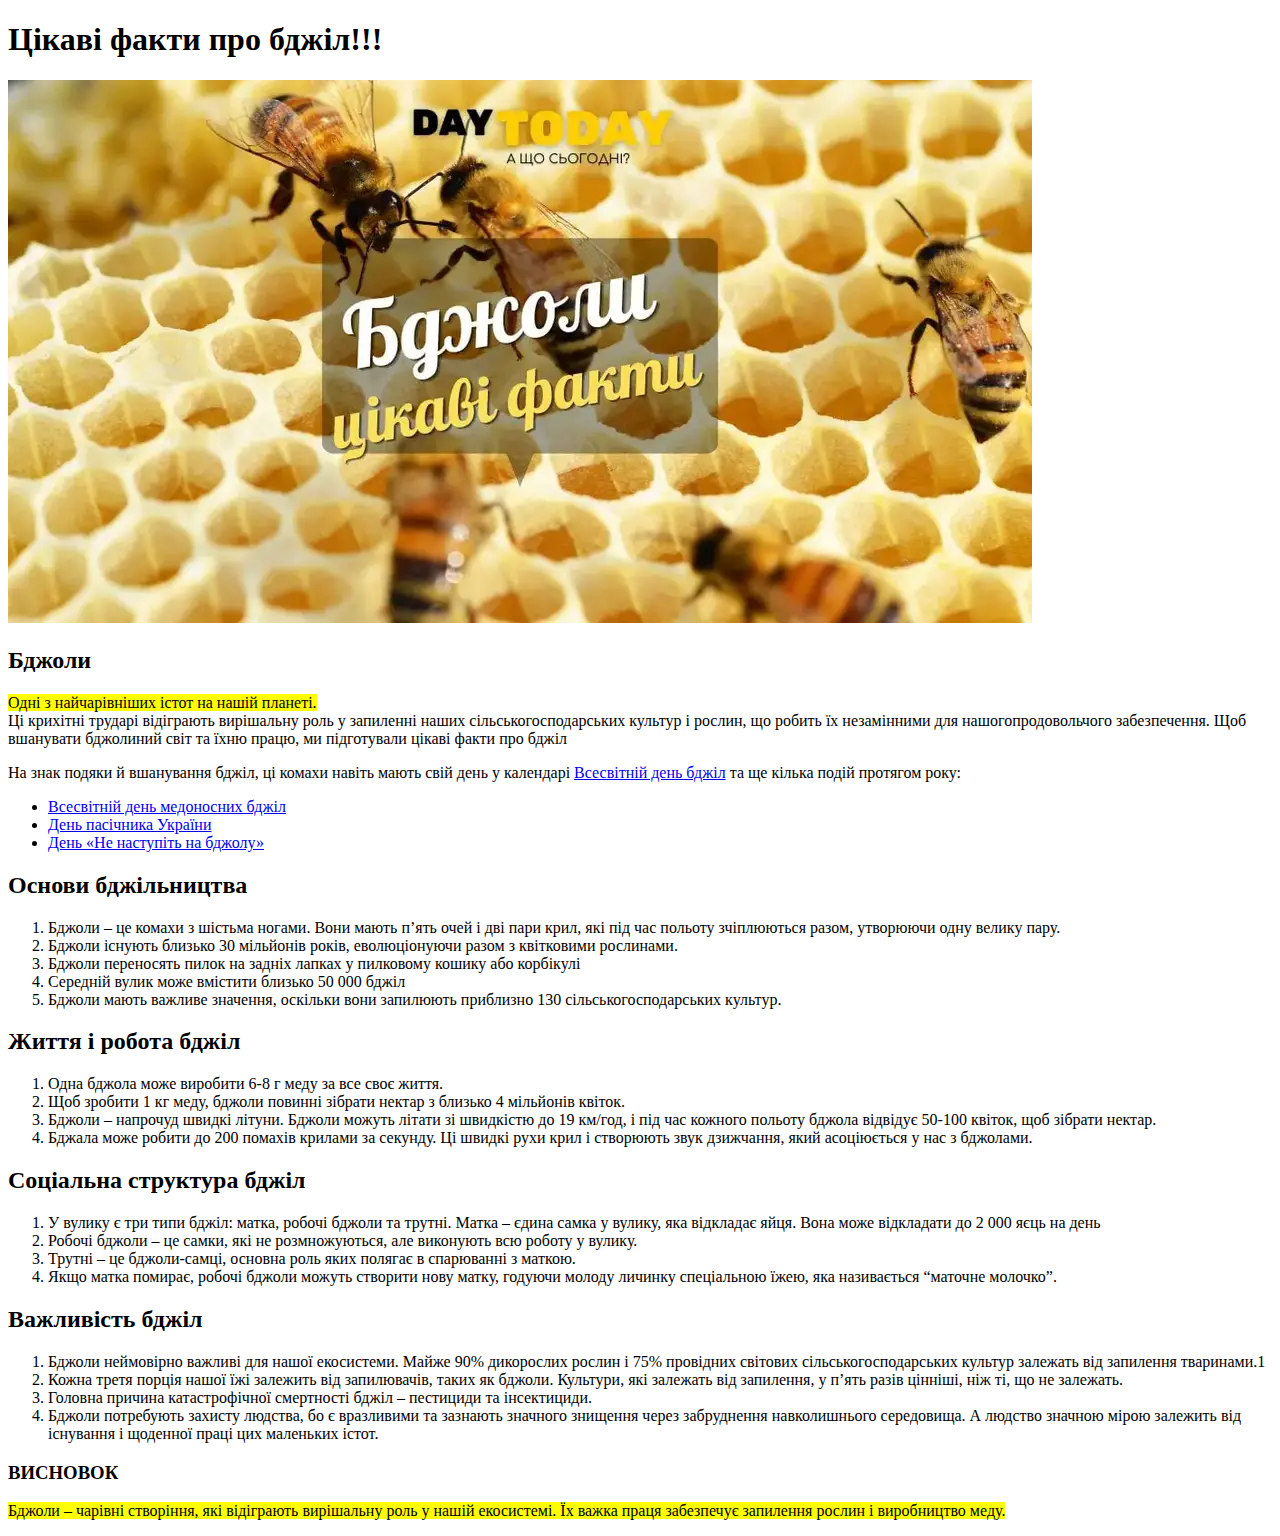
<file: lesson_02/index.html>
<!DOCTYPE html>
<html lang="uk">

<head>
	<meta charset="UTF-8">
	<meta name="viewport" content="width=device-width, initial-scale=1.0">
	<title>Document</title>
</head>

<body>
	<header>
		<h1>
			Цікаві факти про бджіл!!!
		</h1>
	</header>
	<main>
		<img src="img/TSikavi-fakty-pro-bdzhil.webp" alt="Бджоли цікаві факти">
		<div>
			<h2>Бджоли</h2>
			<p> <mark>Одні з найчарівніших істот на нашій планеті.</mark> <br>Ці крихітні трударі відіграють
				вирішальну роль у запиленні наших сільськогосподарських культур і рослин, що робить їх незамінними для
				нашогопродовольчого забезпечення. <span>Щоб вшанувати бджолиний світ та їхню працю, ми підготували цікаві
					факти про бджіл</span>
			</p>
			<p>
				На знак подяки й вшанування бджіл, ці комахи навіть мають свій день у календарі
				<a target="_blank" href="https://daytoday.ua/podiya/vsesvitniy-den-bdzhil/">Всесвітній день
					бджіл</a> та ще кілька подій протягом року:
			</p>
			<ul>
				<li><a target="_blank" href="https://daytoday.ua/podiya/vsesvitniy-den-medonosnykh-bdzhil/">Всесвітній день
						медоносних
						бджіл</a></li>
				<li><a target="_blank" href="https://daytoday.ua/podiya/den-pasichnyka-ukrainy/">День пасічника України</a>
				</li>
				<li><a target="_blank" href="https://daytoday.ua/podiya/den-ne-nastupit-na-bdzholu/">День «Не наступіть на
						бджолу»</a></li>
			</ul>
		</div>
		<div>
			<h2>Основи бджільництва</h2>
			<ol>
				<li>Бджоли – це комахи з шістьма ногами. Вони мають п’ять очей і дві пари крил, які під час польоту
					зчіплюються разом, утворюючи одну велику пару.</li>
				<li>Бджоли існують близько 30 мільйонів років, еволюціонуючи разом з квітковими рослинами.</li>
				<li>Бджоли переносять пилок на задніх лапках у пилковому кошику або корбікулі</li>
				<li>Середній вулик може вмістити близько 50 000 бджіл</li>
				<li>Бджоли мають важливе значення, оскільки вони запилюють приблизно 130 сільськогосподарських культур.</li>
			</ol>
			<h2>Життя і робота бджіл</h2>
			<ol>
				<li>Одна бджола може виробити 6-8 г меду за все своє життя.</li>
				<li>Щоб зробити 1 кг меду, бджоли повинні зібрати нектар з близько 4 мільйонів квіток.</li>
				<li>Бджоли – напрочуд швидкі літуни. Бджоли можуть літати зі швидкістю до 19 км/год, і під час кожного
					польоту бджола відвідує 50-100 квіток, щоб зібрати нектар.</li>
				<li>Бджала може робити до 200 помахів крилами за секунду. Ці швидкі рухи крил і створюють звук дзижчання,
					який асоціюється у нас з бджолами.</li>
			</ol>
			<h2>Соціальна структура бджіл</h2>
			<ol>
				<li>У вулику є три типи бджіл: матка, робочі бджоли та трутні. Матка – єдина самка у вулику, яка відкладає
					яйця. Вона може відкладати до 2 000 яєць на день</li>
				<li>Робочі бджоли – це самки, які не розмножуються, але виконують всю роботу у вулику.</li>
				<li>Трутні – це бджоли-самці, основна роль яких полягає в спарюванні з маткою.</li>
				<li>Якщо матка помирає, робочі бджоли можуть створити нову матку, годуючи молоду личинку спеціальною їжею,
					яка називається “маточне молочко”.</li>
			</ol>
			<h2>Важливість бджіл</h2>
			<ol>
				<li>Бджоли неймовірно важливі для нашої екосистеми. Майже 90% дикорослих рослин і 75% провідних світових
					сільськогосподарських культур залежать від запилення тваринами.1</li>
				<li>Кожна третя порція нашої їжі залежить від запилювачів, таких як бджоли. Культури, які залежать від
					запилення, у п’ять разів цінніші, ніж ті, що не залежать.</li>
				<li>Головна причина катастрофічної смертності бджіл – пестициди та інсектициди.</li>
				<li>Бджоли потребують захисту людства, бо є вразливими та зазнають значного знищення через забруднення
					навколишнього середовища. А людство значною мірою залежить від існування і щоденної праці цих маленьких
					істот.</li>
			</ol>
		</div>
	</main>
	<footer>
		<h3>ВИСНОВОК</h3>
		<p>
			<mark>Бджоли – чарівні створіння, які відіграють вирішальну роль у нашій екосистемі. Їх важка праця
				забезпечує запилення рослин і виробництво меду.</mark>
		</p>
	</footer>
</body>

</html>
</file>
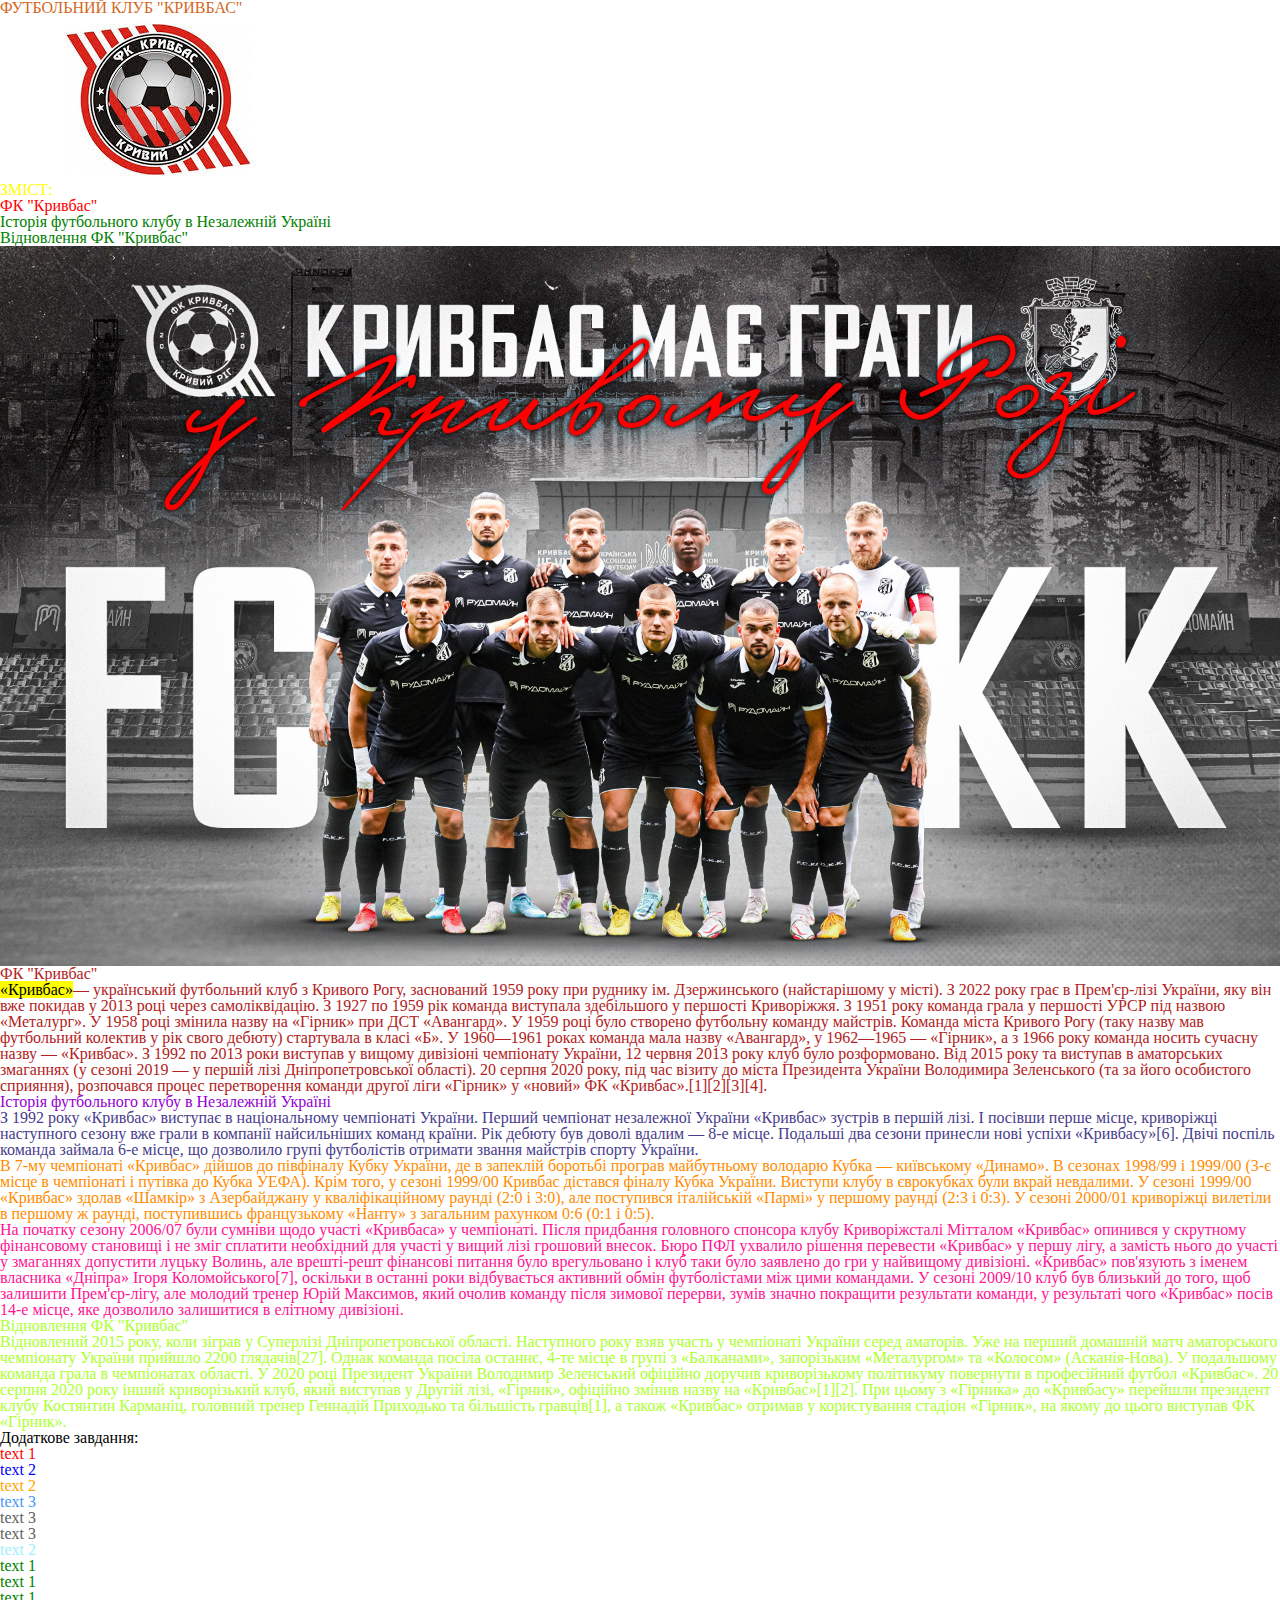
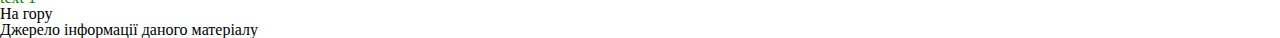
<file: lesson_03/index.html>
<!DOCTYPE html>
<html lang="uk">

<head>
	<meta charset="UTF-8">
	<meta name="viewport" content="width=device-width, initial-scale=1.0">
	<title>Lesson 03</title>
	<link rel="stylesheet" href="css/style.css">
</head>

<body>
	<header id="up">
		<h1>ФУТБОЛЬНИЙ КЛУБ "КРИВБАС"</h1>
		<img src="img/images.jpg" alt=" Емблема футбольного клуба Кривбас">
		<h2>ЗМІСТ:</h2>
		<ul class="list-header">
			<li><a href="#section-1">ФК "Кривбас"</a></li>
			<li><a href="#section-2">Історія футбольного клубу в Незалежній Україні</a></li>
			<li><a href="#section-3">Відновлення ФК "Кривбас"</a></li>
		</ul>
	</header>
	<main>
		<img src="img/gra-v-krivomu-rozi-kopiya-1668583322sD4YY.jpg" alt="Команда ФК Кривбас 2022 року">
		<div id="section-1" class="text">
			<h2>ФК "Кривбас"</h2>
			<p>
				<mark>«Кривбас»</mark>— український футбольний клуб з Кривого Рогу, заснований 1959 року при руднику ім.
				Дзержинського
				(найстарішому у місті). З 2022 року грає в Прем'єр-лізі України, яку він вже покидав у 2013 році через
				самоліквідацію.
				З 1927 по 1959 рік команда виступала здебільшого у першості Криворіжжя. З 1951 року команда грала у першості
				УРСР під назвою «Металург». У 1958 році змінила назву на «Гірник» при ДСТ «Авангард». У 1959 році було
				створено футбольну команду майстрів. Команда міста Кривого Рогу (таку назву мав футбольний колектив у рік
				свого дебюту) стартувала в класі «Б». У 1960—1961 роках команда мала назву «Авангард», у 1962—1965 —
				«Гірник», а з 1966 року команда носить сучасну назву — «Кривбас». З 1992 по 2013 роки виступав у вищому
				дивізіоні чемпіонату України, 12 червня 2013 року клуб було розформовано. Від 2015 року та виступав в
				аматорських змаганнях (у сезоні 2019 — у першій лізі Дніпропетровської області). 20 серпня 2020 року, під
				час візиту до міста Президента України Володимира Зеленського (та за його особистого сприяння), розпочався
				процес перетворення команди другої ліги «Гірник» у «новий» ФК «Кривбас».[1][2][3][4].
			</p>
		</div>
		<div id="section-2">
			<h2>Історія футбольного клубу в Незалежній Україні</h2>
			<p style="color: darkslateblue;">
				З 1992 року «Кривбас» виступає в національному чемпіонаті України. Перший чемпіонат незалежної України
				«Кривбас» зустрів в першій лізі. І посівши перше місце, криворіжці наступного сезону вже грали в компанії
				найсильніших команд країни. Рік дебюту був доволі вдалим — 8-е місце. Подальші два сезони принесли нові
				успіхи «Кривбасу»[6]. Двічі поспіль команда займала 6-е місце, що дозволило групі футболістів отримати
				звання майстрів спорту України.</p>

			<span>В 7-му чемпіонаті «Кривбас» дійшов до півфіналу Кубку України, де в запеклій боротьбі програв майбутньому
				володарю Кубка — київському «Динамо». В сезонах 1998/99 і 1999/00 (3-є місце в чемпіонаті і путівка до
				Кубка
				УЕФА). Крім того, у сезоні 1999/00 Кривбас дістався фіналу Кубка України.

				Виступи клубу в єврокубках були вкрай невдалими. У сезоні 1999/00 «Кривбас» здолав «Шамкір» з
				Азербайджану у
				кваліфікаційному раунді (2:0 і 3:0), але поступився італійській «Пармі» у першому раунді (2:3 і 0:3). У
				сезоні 2000/01 криворіжці вилетіли в першому ж раунді, поступившись французькому «Нанту» з загальним
				рахунком 0:6 (0:1 і 0:5).</span>
			<p>
				На початку сезону 2006/07 були сумніви щодо участі «Кривбаса» у чемпіонаті. Після придбання головного
				спонсора клубу Криворіжсталі Мітталом «Кривбас» опинився у скрутному фінансовому становищі і не зміг
				сплатити необхідний для участі у вищий лізі грошовий внесок. Бюро ПФЛ ухвалило рішення перевести
				«Кривбас» у
				першу лігу, а замість нього до участі у змаганнях допустити луцьку Волинь, але врешті-решт фінансові
				питання
				було врегульовано і клуб таки було заявлено до гри у найвищому дивізіоні.

				«Кривбас» пов'язують з іменем власника «Дніпра» Ігоря Коломойського[7], оскільки в останні роки
				відбувається
				активний обмін футболістами між цими командами. У сезоні 2009/10 клуб був близький до того, щоб залишити
				Прем'єр-лігу, але молодий тренер Юрій Максимов, який очолив команду після зимової перерви, зумів значно
				покращити результати команди, у результаті чого «Кривбас» посів 14-е місце, яке дозволило залишитися в
				елітному дивізіоні.
			</p>
		</div>
		<div id="section-3">
			<h2>Відновлення ФК "Кривбас"</h2>
			<p>
				Відновлений 2015 року, коли зіграв у Суперлізі Дніпропетровської області. Наступного року взяв участь у
				чемпіонаті України серед аматорів. Уже на перший домашній матч аматорського чемпіонату України прийшло
				2200
				глядачів[27]. Однак команда посіла останнє, 4-те місце в групі з «Балканами», запорізьким «Металургом» та
				«Колосом» (Асканія-Нова). У подальшому команда грала в чемпіонатах області.

				У 2020 році Президент України Володимир Зеленський офіційно доручив криворізькому політикуму повернути в
				професійний футбол «Кривбас». 20 серпня 2020 року інший криворізький клуб, який виступав у Другій лізі,
				«Гірник», офіційно змінив назву на «Кривбас»[1][2]. При цьому з «Гірника» до «Кривбасу» перейшли
				президент
				клубу Костянтин Карманіц, головний тренер Геннадій Приходько та більшість гравців[1], а також «Кривбас»
				отримав у користування стадіон «Гірник», на якому до цього виступав ФК «Гірник».
			</p>
		</div>
	</main>
	<footer>
		<h3>Додаткове завдання:</h3>
		<ul>
			<li>
				text 1
				<ul>
					<li>text 2</li>
					<li>
						text 2
						<ol>
							<li>text 3</li>
							<li><span>text 3</span></li>
							<li>text 3</li>
						</ol>
					</li>
					<li><span>text 2</span></li>
				</ul>
			</li>
			<li>text 1</li>
			<li>text 1</li>
			<li>text 1</li>
		</ul>
		<div><a href="#up">На гору</a></div>
		<a target="_blank"
			href="https://uk.wikipedia.org/wiki/%D0%9A%D1%80%D0%B8%D0%B2%D0%B1%D0%B0%D1%81_(%D1%84%D1%83%D1%82%D0%B1%D0%BE%D0%BB%D1%8C%D0%BD%D0%B8%D0%B9_%D0%BA%D0%BB%D1%83%D0%B1)">Джерело
			інформації даного матеріалу</a>
	</footer>
</body>

</html>
</file>
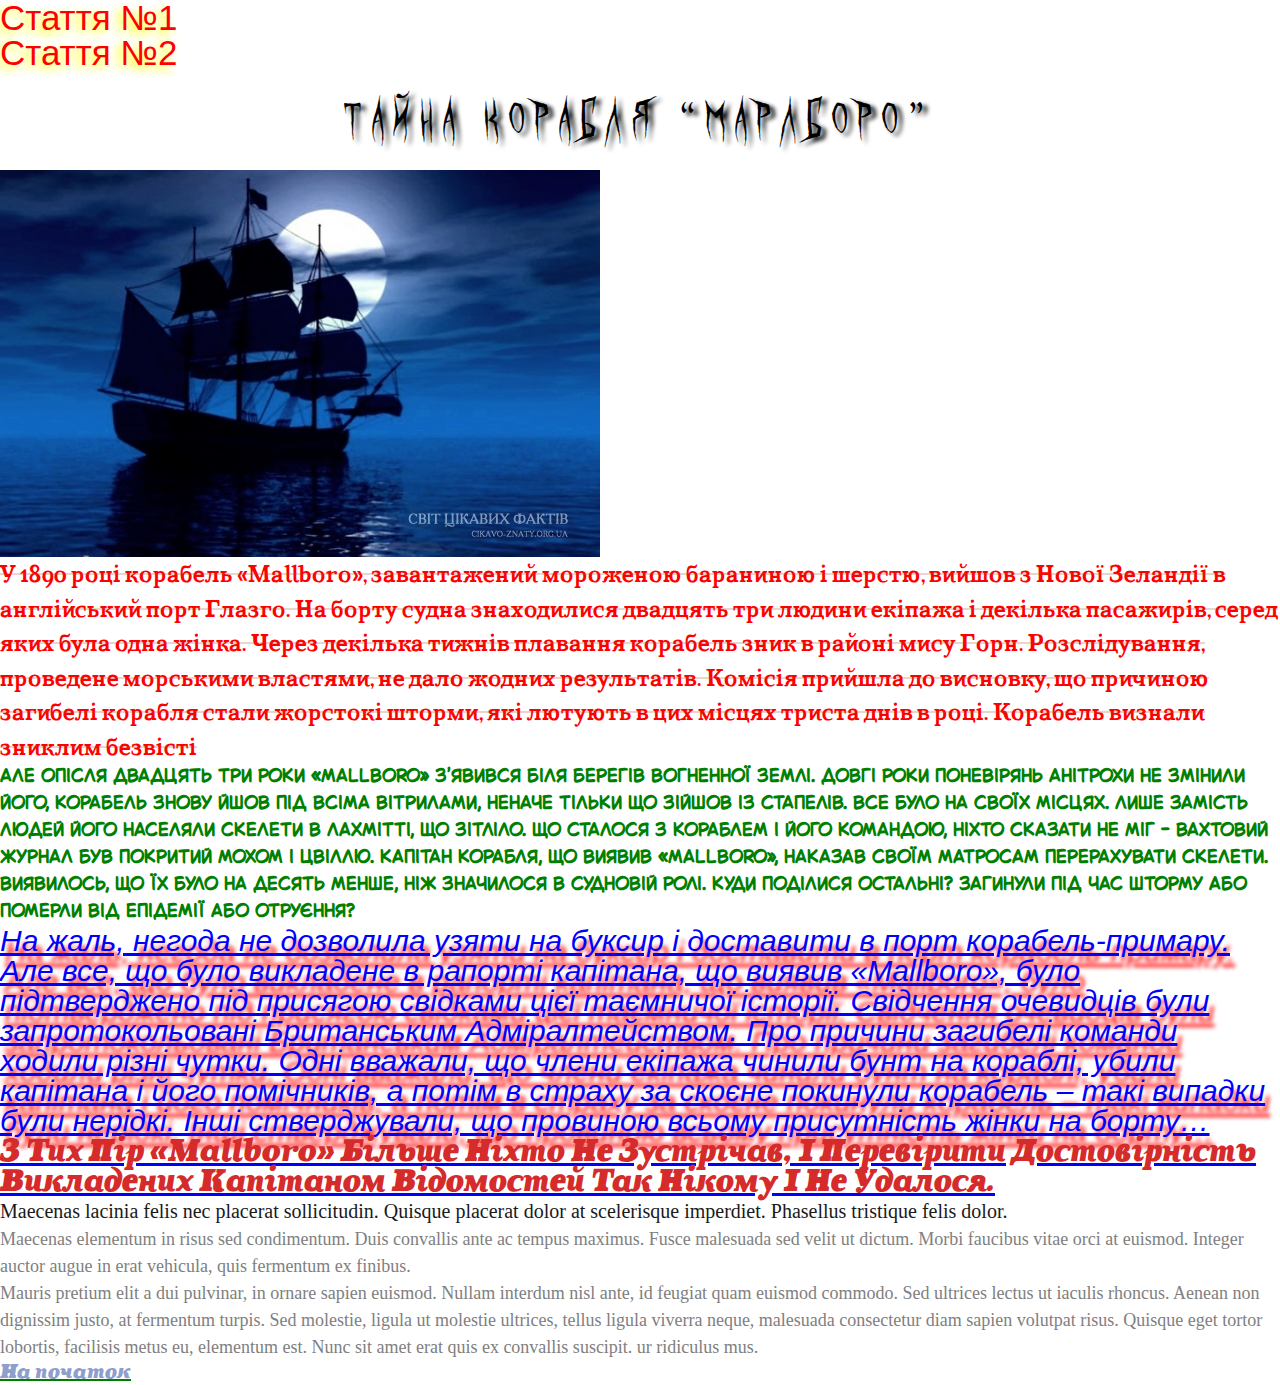
<file: lesson_04/index.html>
<!DOCTYPE html>
<html lang="en">

<head>
	<meta charset="UTF-8">
	<meta name="viewport" content="width=device-width, initial-scale=1.0">
	<title>Lesson 04</title>
	<link rel="preconnect" href="https://fonts.googleapis.com">
	<link rel="preconnect" href="https://fonts.gstatic.com" crossorigin>
	<link
		href="https://fonts.googleapis.com/css2?family=Poppins:ital,wght@0,100;0,200;0,300;0,400;0,500;0,600;0,700;0,800;0,900;1,100;1,200;1,300;1,400;1,500;1,600;1,700;1,800;1,900&display=swap"
		rel="stylesheet">
	<link rel="stylesheet" href="css/font.css">
	<link rel="stylesheet" href="css/style.css">
</head>

<body>
	<header id="up">
		<ul>
			<li><a href="#section-1">Стаття №1</a></li>
			<li><a href="#section-2">Стаття №2</a></li>
		</ul>
	</header>
	<main>
		<h1 id="section-1">Тайна корабля “Марлборо”</a></h1>
		<img src="img/1394966239_13f29e0d63397e352d4c7ac092943396_resize_keep_680_none.jpeg"
			alt="Парусний корабель в нічному океані під світлом місяця">
		<div class="main">
			<p class="text">
				У 1890 році корабель «Mallboro», завантажений мороженою бараниною і шерстю, вийшов з Нової Зеландії в
				англійський порт Глазго. На борту судна знаходилися двадцять три людини екіпажа і декілька пасажирів, серед
				яких була одна жінка. Через декілька тижнів плавання корабель зник в районі мису Горн. Розслідування,
				проведене морськими властями, не дало жодних результатів. Комісія прийшла до висновку, що причиною загибелі
				корабля стали жорстокі шторми, які лютують в цих місцях триста днів в році. Корабель визнали зниклим
				безвісті
			</p>
			<p>
				Але опісля двадцять три роки «Mallboro» з’явився біля берегів Вогненної Землі. Довгі роки поневірянь
				анітрохи не змінили його, корабель знову йшов під всіма вітрилами, неначе тільки що зійшов із стапелів. Все
				було на своїх місцях. Лише замість людей його населяли скелети в лахмітті, що зітліло. Що сталося з кораблем
				і його командою, ніхто сказати не міг – вахтовий журнал був покритий мохом і цвіллю. Капітан корабля, що
				виявив «Mallboro», наказав своїм матросам перерахувати скелети. Виявилось, що їх було на десять менше, ніж
				значилося в судновій ролі. Куди поділися остальні? Загинули під час шторму або померли від епідемії або
				отруєння?
			</p>
			<p>
				На жаль, негода не дозволила узяти на буксир і доставити в порт корабель-примару. Але все, що було викладене
				в рапорті капітана, що виявив «Mallboro», було підтверджено під присягою свідками цієї таємничої історії.
				Свідчення очевидців були запротокольовані Британським Адміралтейством. Про причини
				загибелі команди ходили різні чутки. Одні вважали, що члени екіпажа чинили бунт на кораблі, убили капітана і
				його
				помічників, а
				потім в страху за скоєне покинули корабель – такі випадки були нерідкі. Інші стверджували, що провиною
				всьому присутність жінки на борту…
			</p>
			<p>
				<span>З тих пір «Mallboro» більше ніхто не зустрічав, і перевірити достовірність викладених капітаном
					відомостей так нікому і не удалося.
				</span>
			</p>
		</div>
		<div id="section-2">
			<p class="title">
				Maecenas lacinia felis nec placerat sollicitudin. Quisque placerat dolor at scelerisque imperdiet. Phasellus
				tristique felis dolor.
			</p>
			<p>
				Maecenas elementum in risus sed condimentum. Duis convallis ante ac tempus maximus. Fusce malesuada sed
				velit
				ut
				dictum. Morbi faucibus vitae orci at euismod. Integer auctor augue in erat vehicula, quis fermentum ex
				finibus.
			</p>
			<p>
				Mauris pretium elit a dui pulvinar, in ornare sapien euismod. Nullam interdum nisl ante, id feugiat quam
				euismod
				commodo. Sed ultrices lectus ut iaculis rhoncus. Aenean non dignissim justo, at fermentum turpis. Sed
				molestie,
				ligula ut molestie ultrices, tellus ligula viverra neque, malesuada consectetur diam sapien volutpat risus.
				Quisque eget tortor lobortis, facilisis metus eu, elementum est. Nunc sit amet erat quis ex convallis
				suscipit.
				ur
				ridiculus mus.
			</p>
		</div>
	</main>
	<footer>
		<a class="footer" href="#up">На початок</a>
	</footer>
</body>

</html>
</file>
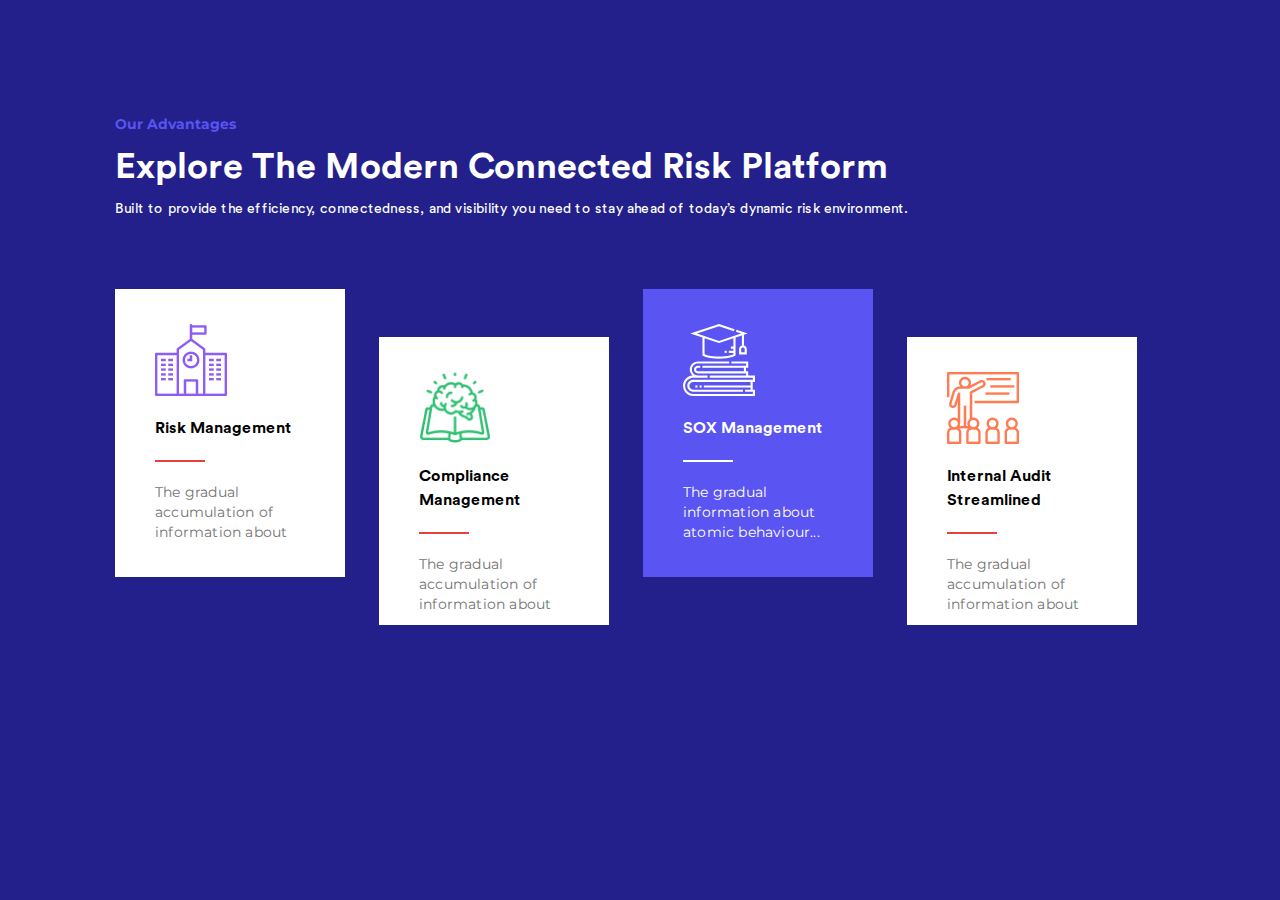
<file: lesson_05/index.html>
<!DOCTYPE html>
<html lang="en">

<head>
	<meta charset="UTF-8">
	<meta name="viewport" content="width=device-width, initial-scale=1.0">
	<title>Lesson 05</title>
	<link href="https://fonts.googleapis.com/css?family=Montserrat:regular,700&display=swap" rel="stylesheet">
	<link rel="stylesheet" href="css/style.css">
</head>

<body>
	<header>
	</header>
	<main>
		<div class="container">
			<div class="row">
				<div class="main-content">
					<p>Our Advantages</p>
				</div>
				<div class="title">
					<h1>Explore the Modern Connected Risk Platform</h1>
				</div>
				<div class="paragraph">
					<p>Built to provide the efficiency, connectedness, and visibility you need to stay ahead
						of
						today’s dynamic
						risk environment.</p>
				</div>
			</div>
			<div class="blocks">
				<div class="block">
					<div class="logo">
						<img src="img/school.jpg" alt="scholl">
					</div>
					<div class="caption">
						<p>Risk Management </p>
					</div>
					<div class="thumb"></div>
					<div class="text">
						<p>The gradual
							accumulation of
							information about
						</p>
					</div>
				</div>
				<div class="block block-1">
					<div class="logo">
						<img src="img/boock_brain.jpg" alt="book and brain">
					</div>
					<div class="caption">
						<p>Compliance Management</p>
					</div>
					<div class="thumb"></div>
					<div class="text">
						<p>The gradual
							accumulation of
							information about
						</p>
					</div>
				</div>
				<div class="block block-2">
					<div class="logo">
						<img src="img/Frame.svg" alt="headdress and book">
					</div>
					<div class="caption">
						<p>SOX Management</p>
					</div>
					<div class="thumb-white"></div>
					<div class="text-white">
						<p>
							The gradual
							information about
							atomic behaviour...
						</p>
					</div>
				</div>
				<div class="block block-1">
					<div class="logo">
						<img src="img/017-education.jpg" alt="lesson">
					</div>
					<div class="caption">
						<p>Internal Audit Streamlined</p>
					</div>
					<div class="thumb"></div>
					<div class="text">
						<p>The gradual
							accumulation of
							information about
						</p>
					</div>
				</div>
			</div>
		</div>
	</main>
	<footer>

	</footer>
</body>

</html>
</file>
<file: lesson_04/css/font.css>
@font-face {
	font-family: Unquiet Spirit;
	src: url("../font/Unquiet_Spirit.otf");
	font-weight: 400;
	font-style: normal;
	font-display: swap;
}
@font-face {
	font-family: Bubble;
	src: url("../font/BubbleSans_Regular.otf");
	font-weight: 400;
	font-style: normal;
	font-display: swap;
}
@font-face {
	font-family: Coats;
	src: url("../font/Coats_Bold.otf");
	font-weight: 700;
	font-style: normal;
	font-display: swap;
}

@font-face {
	font-family: Coats;
	src: url("../font/Coats_Black_Italic.otf");
	font-weight: 900;
	font-style: italic;
	font-display: swap;
}
</file>
<file: lesson_03/css/style.css>
@import url(reset.css);


h1{
	color: chocolate;
}
header h2 {
	color: yellow;
}
.list-header {
	color: blue;
}
.text {
	color: firebrick;
}

#section-2 span {
	color: darkorange;
}

#section-2 h2 {
	color: darkviolet;
}

#section-2 p{
	color: deeppink;
}

#section-3 {
	color: greenyellow;
}

ul > li {
	color: red;
}
ul > li ~ li {
	color: green;
}

ul > li > ul > li {
	color: blue;
}

ul > li > ul > li ~ li {
	color: orange;
}

ul > li > ul > li > span {
	color: #a0f0fc;
}

ol > li {
	color: #4597f7;
}

ol > li ~ li {
	color: #5d5d5d;
}
</file>
<file: lesson_04/css/style.css>
@import url(reset.css);

li{
	color: red;
	font-family: 'Franklin Gothic Medium', 'Arial Narrow', Arial, sans-serif;
	font-size: 35px;
	font-style: normal;
	text-shadow: -5px 4px 10px yellow;
}
h1{
	font-family: Unquiet Spirit, fantasy;
	font-size: 40px;
	text-align: center;
	text-transform: uppercase;
	line-height: 2.5;
	text-shadow: 5px 3px 4px #000;
	letter-spacing: 10px;
}
body{
	font-size: 18px;
	font-weight: 400;
}
.main{
	font-family: 'Gill Sans', 'Gill Sans MT', Calibri, 'Trebuchet MS', sans-serif;
	font-size: 18px;
	}

.text{
	color: red;
	font-family: Coats, sans-serif;
	font-size: 23px;
	font-weight: 900;
	text-decoration: line-through;
	text-decoration-color: rgba(160, 76, 46, 0.237);
	line-height: 1.5;
}
.text + p {
	color: green;
	font-family: Bubble, sans-serif;
	font-weight: 600;
	text-transform: uppercase;
	line-height: 1.5
}
.text ~ p ~ p{
	color: blue;
	font-style: italic;
	font-size: 30px;
	text-shadow: 5px 11px 4px red;
	text-decoration: underline;
}
span{
	color: #d52b2b;
	font-family: Coats, sans-serif;
	font-weight: 900;
	text-shadow: none;
	text-transform: capitalize;
}
.title{
	color: #1A1A1A;
	font-size: 20px;
	font-weight: 500;
	font-style: normal;
	line-height: 1.5;
}
 .title ~ p{
	color: #808080;
	line-height: 1.5;
 }

 .footer{
	color: rgba(12, 51, 150, 0.481);
	font-family: Coats, sans-serif;
	font-weight: 300;
	font-size: 20px;
	font-style: italic;
	text-decoration: underline;
	text-decoration-color: green;
}
</file>
<file: lesson_05/css/style.css>
@import url(reset.css);

@import url(fonts.css);

body{
	font-family: "Montserrat", sans-serif;
	background-color: #231f8b;
}
.container{
	max-width: 1050px;
	margin: 0 auto;
	padding: 112px 0px;
	}	
.row{
	max-width: 800px;
}
.main-content{
	font-weight: 700;
	color: #5A54F2;
	font-size: 14px;
	line-height: 24px;
}
.title{
	margin: 10px 0px;
	color: #fff;
	font-size: 36px;
	font-family: "Circular", sans-serif;
	font-weight: 700;
	line-height: normal;
	text-transform: capitalize;
}

.paragraph{
	color: #fff;
	font-family: "Circular", sans-serif;
	font-size: 14px;
	font-weight: 400;
	line-height: 20px;
	letter-spacing: 0.2px;
	margin-bottom: 70px;
}

.blocks{
	margin: 0 auto;
	height: 360px;
	max-width: 1050px;
}
.block{
	display: inline-block;
	width: 230px;
	height: 288px;
	vertical-align: top;
	background-color: #fff;
	padding: 35px 40px;
}

.block:not(:last-child){
	margin-right: 30px;
}

.block-1{
	margin-top: 48px;
}

.block-2{
	background-color: #5A54F2;
	color: #fff;
}

.logo{
	height: 72px;
	width: 72px;
}

.thumb{
	width: 50px;
	height: 2px;
	background: #E74040;
}
.thumb-white{
	width: 50px;
	height: 2px;
	background: #fff;
}

.logo{
	margin-bottom: 20px;
}

.caption{
	margin-bottom: 20px;
	font-family: "Circular", sans-serif;
	font-weight: 700;
	line-height: 24px;
}

.thumb,
.thumb-white{
	margin-bottom: 20px;
}
.text{
	color: #737373;
	font-family: "Montserrat", sans-serif;
	font-weight: 400;
	line-height: 20px;
	font-size: 14px;
	letter-spacing: 0.2px;
}
.text-white{
	font-weight: 400;
	line-height: 20px;
	font-size: 14px;
	letter-spacing: 0.2px;
}
</file>
